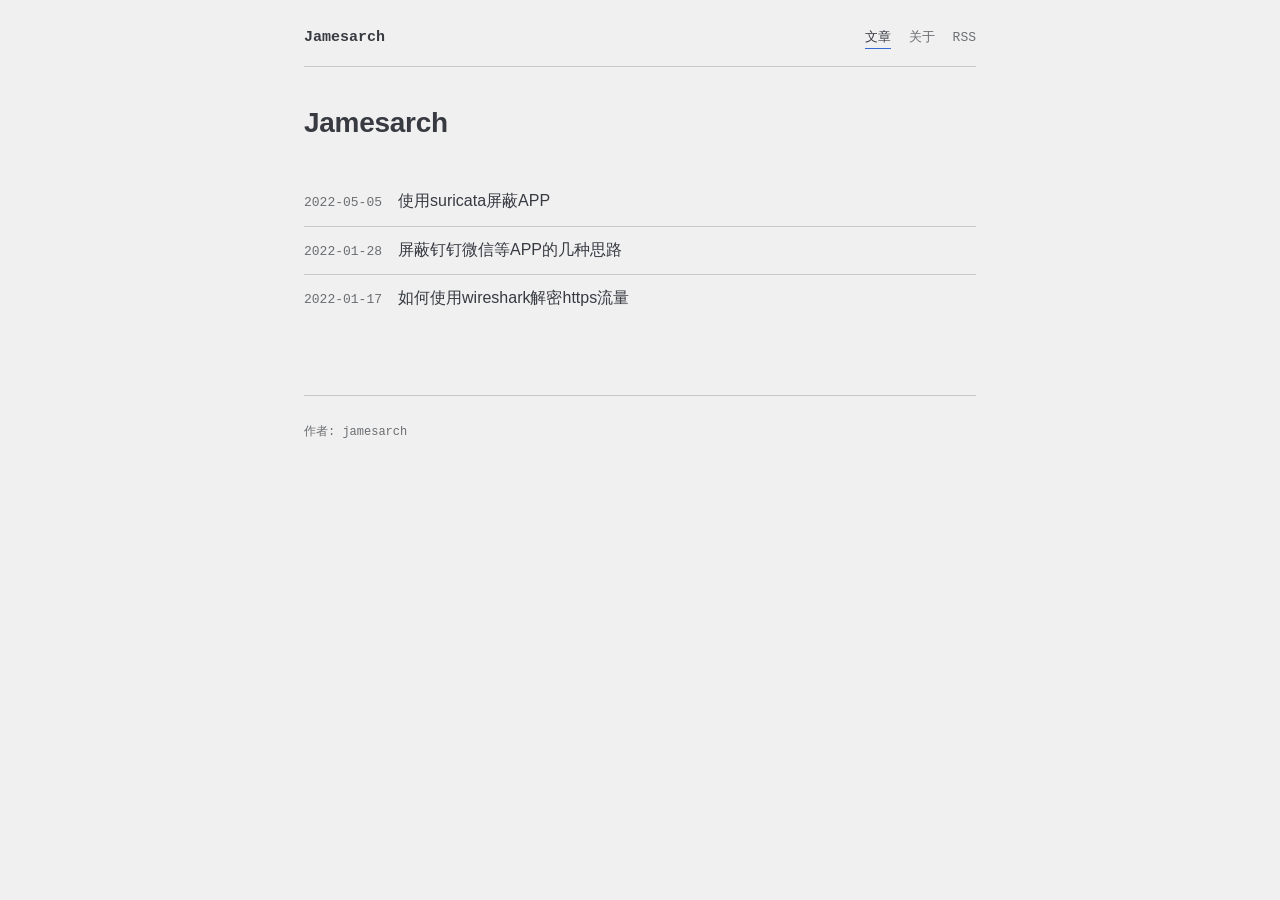
<file: index.html>
<!DOCTYPE html>
<html lang="zh-CN">
<head>
<meta charset="utf-8" />
<meta name="viewport" content="width=device-width, initial-scale=1" />
<title>Jamesarch</title>
<meta name="author" content="jamesarch" />
<meta name="description" content="网络、流量分析与运维笔记。" />
<meta name="generator" content="Org Mode" />
<link rel="stylesheet" href="./asserts/css/code.css"/>
<link rel="stylesheet" href="./asserts/css/theme.css"/>
<meta name="color-scheme" content="dark light"/>
<link rel="canonical" href="https://jamesarch.github.io/index.html"/>
<meta property="og:type" content="website"/>
<meta property="og:title" content="Jamesarch"/>
<meta property="og:description" content="网络、流量分析与运维笔记。"/>
<meta property="og:url" content="https://jamesarch.github.io/index.html"/>
<meta property="og:site_name" content="Jamesarch"/>
<meta name="twitter:card" content="summary"/>
<link rel="alternate" type="application/atom+xml" title="Jamesarch" href="https://jamesarch.github.io/atom.xml"/>
<link rel="icon" href="./asserts/img/favicon.svg" type="image/svg+xml"/>
</head>
<body>
<header id="preamble" class="status">
<a class="skip-link" href="#content">跳到正文</a>
<nav id="site-nav" aria-label="站点导航">
<a class="brand" href="#content">Jamesarch</a>
<ul>
<li><a href="index.html" aria-current="page">文章</a></li>
<li><a href="about.html">关于</a></li>
<li><a href="atom.xml">RSS</a></li>
</ul>
</nav>
</header>
<main id="content" class="content">
<header>
<h1 class="title">Jamesarch</h1>
</header><ul class="post-list">
<li><time datetime="2022-05-05">2022-05-05</time><a href="suricata.html">使用suricata屏蔽APP</a></li>
<li><time datetime="2022-01-28">2022-01-28</time><a href="block_app.html">屏蔽钉钉微信等APP的几种思路</a></li>
<li><time datetime="2022-01-17">2022-01-17</time><a href="wireshark_ssl.html">如何使用wireshark解密https流量</a></li>
</ul>

</main>
<footer id="postamble" class="status">
<p class="author">&#20316;&#32773;: jamesarch</p>
</footer>
</body>
</html>
</file>
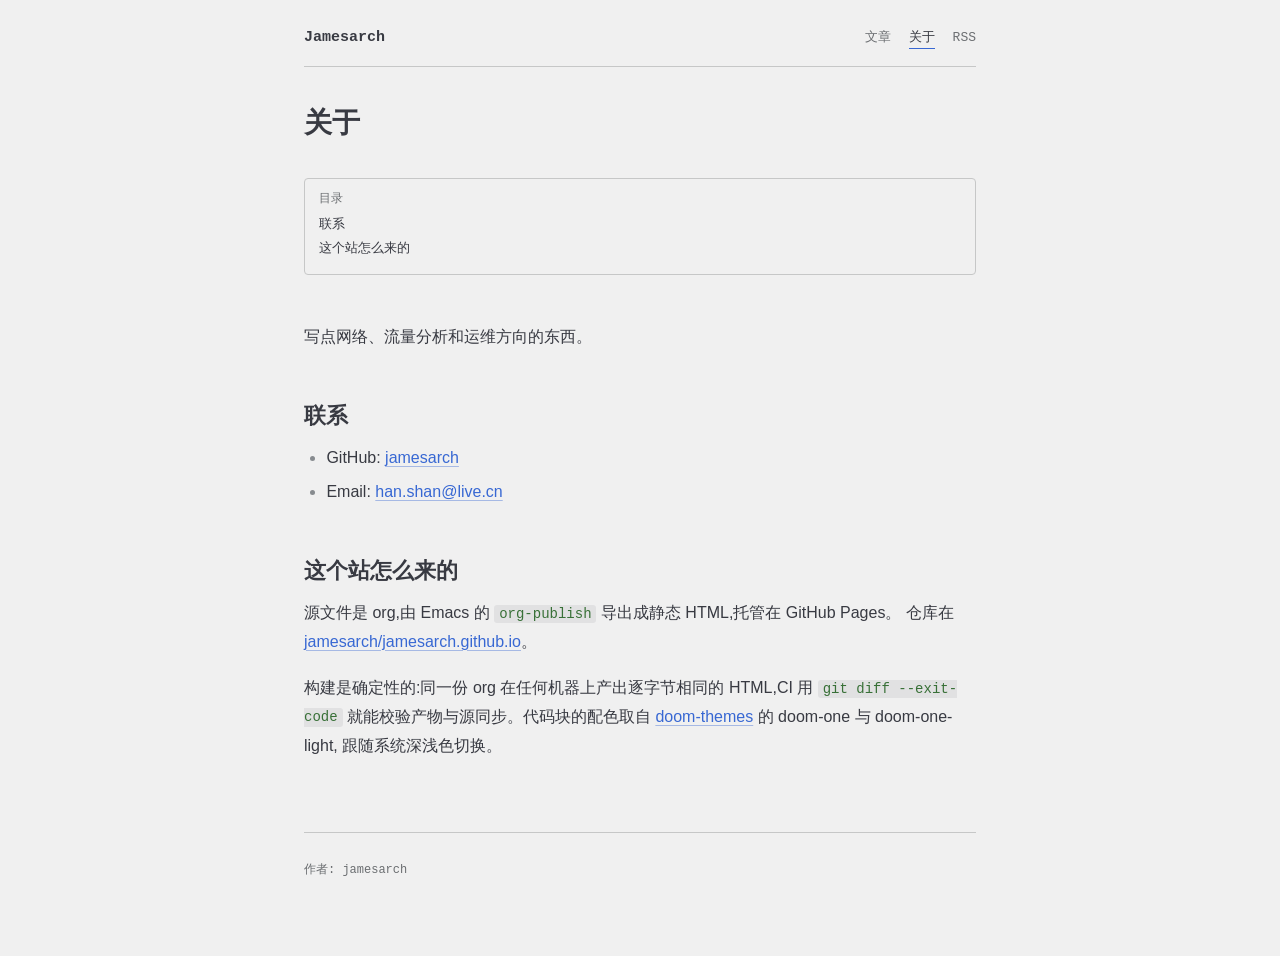
<file: about.html>
<!DOCTYPE html>
<html lang="zh-CN">
<head>
<meta charset="utf-8" />
<meta name="viewport" content="width=device-width, initial-scale=1" />
<title>关于</title>
<meta name="author" content="jamesarch" />
<meta name="description" content="关于这个博客,以及它是怎么构建的。" />
<meta name="generator" content="Org Mode" />
<link rel="stylesheet" href="./asserts/css/code.css"/>
<link rel="stylesheet" href="./asserts/css/theme.css"/>
<meta name="color-scheme" content="dark light"/>
<link rel="canonical" href="https://jamesarch.github.io/about.html"/>
<meta property="og:type" content="website"/>
<meta property="og:title" content="关于"/>
<meta property="og:description" content="关于这个博客,以及它是怎么构建的。"/>
<meta property="og:url" content="https://jamesarch.github.io/about.html"/>
<meta property="og:site_name" content="Jamesarch"/>
<meta name="twitter:card" content="summary"/>
<link rel="alternate" type="application/atom+xml" title="Jamesarch" href="https://jamesarch.github.io/atom.xml"/>
<link rel="icon" href="./asserts/img/favicon.svg" type="image/svg+xml"/>
</head>
<body>
<header id="preamble" class="status">
<a class="skip-link" href="#content">跳到正文</a>
<nav id="site-nav" aria-label="站点导航">
<a class="brand" href="index.html">Jamesarch</a>
<ul>
<li><a href="index.html">文章</a></li>
<li><a href="about.html" aria-current="page">关于</a></li>
<li><a href="atom.xml">RSS</a></li>
</ul>
</nav>
</header>
<main id="content" class="content">
<header>
<h1 class="title">关于</h1>
</header><nav id="table-of-contents" role="doc-toc">
<h2>&#30446;&#24405;</h2>
<div id="text-table-of-contents" role="doc-toc">
<ul>
<li><a href="#org0000001">联系</a></li>
<li><a href="#org0000004">这个站怎么来的</a></li>
</ul>
</div>
</nav>
<p>
写点网络、流量分析和运维方向的东西。
</p>
<div id="outline-container-org0000001" class="outline-2">
<h2 id="org0000001">联系</h2>
<div class="outline-text-2" id="text-org0000001">
<ul class="org-ul">
<li>GitHub: <a href="https://github.com/jamesarch">jamesarch</a></li>
<li>Email: <a href="mailto:han.shan@live.cn">han.shan@live.cn</a></li>
</ul>
</div>
</div>
<div id="outline-container-org0000004" class="outline-2">
<h2 id="org0000004">这个站怎么来的</h2>
<div class="outline-text-2" id="text-org0000004">
<p>
源文件是 org,由 Emacs 的 <code>org-publish</code> 导出成静态 HTML,托管在 GitHub Pages。
仓库在 <a href="https://github.com/jamesarch/jamesarch.github.io">jamesarch/jamesarch.github.io</a>。
</p>

<p>
构建是确定性的:同一份 org 在任何机器上产出逐字节相同的 HTML,CI 用
<code>git diff --exit-code</code> 就能校验产物与源同步。代码块的配色取自
<a href="https://github.com/doomemacs/themes">doom-themes</a> 的 doom-one 与 doom-one-light,
跟随系统深浅色切换。
</p>
</div>
</div>
</main>
<footer id="postamble" class="status">
<p class="author">&#20316;&#32773;: jamesarch</p>
</footer>
</body>
</html>
</file>
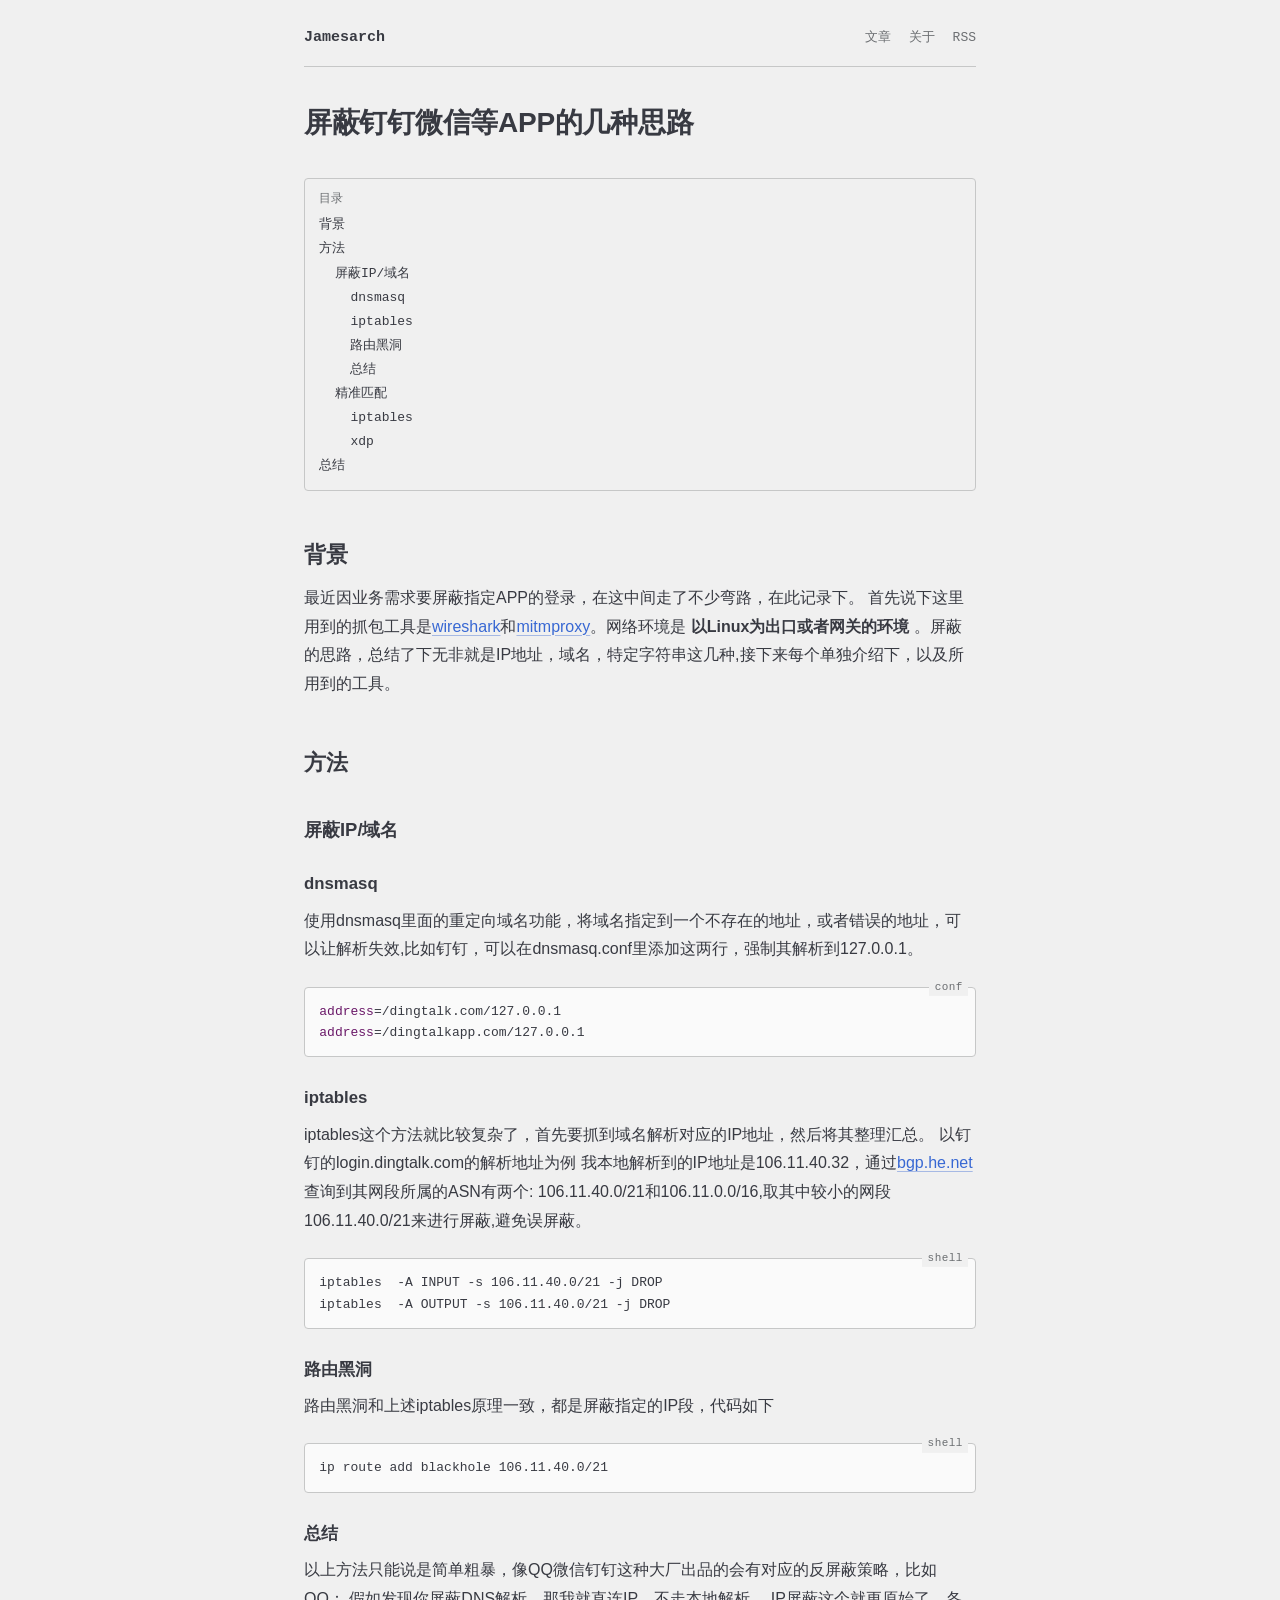
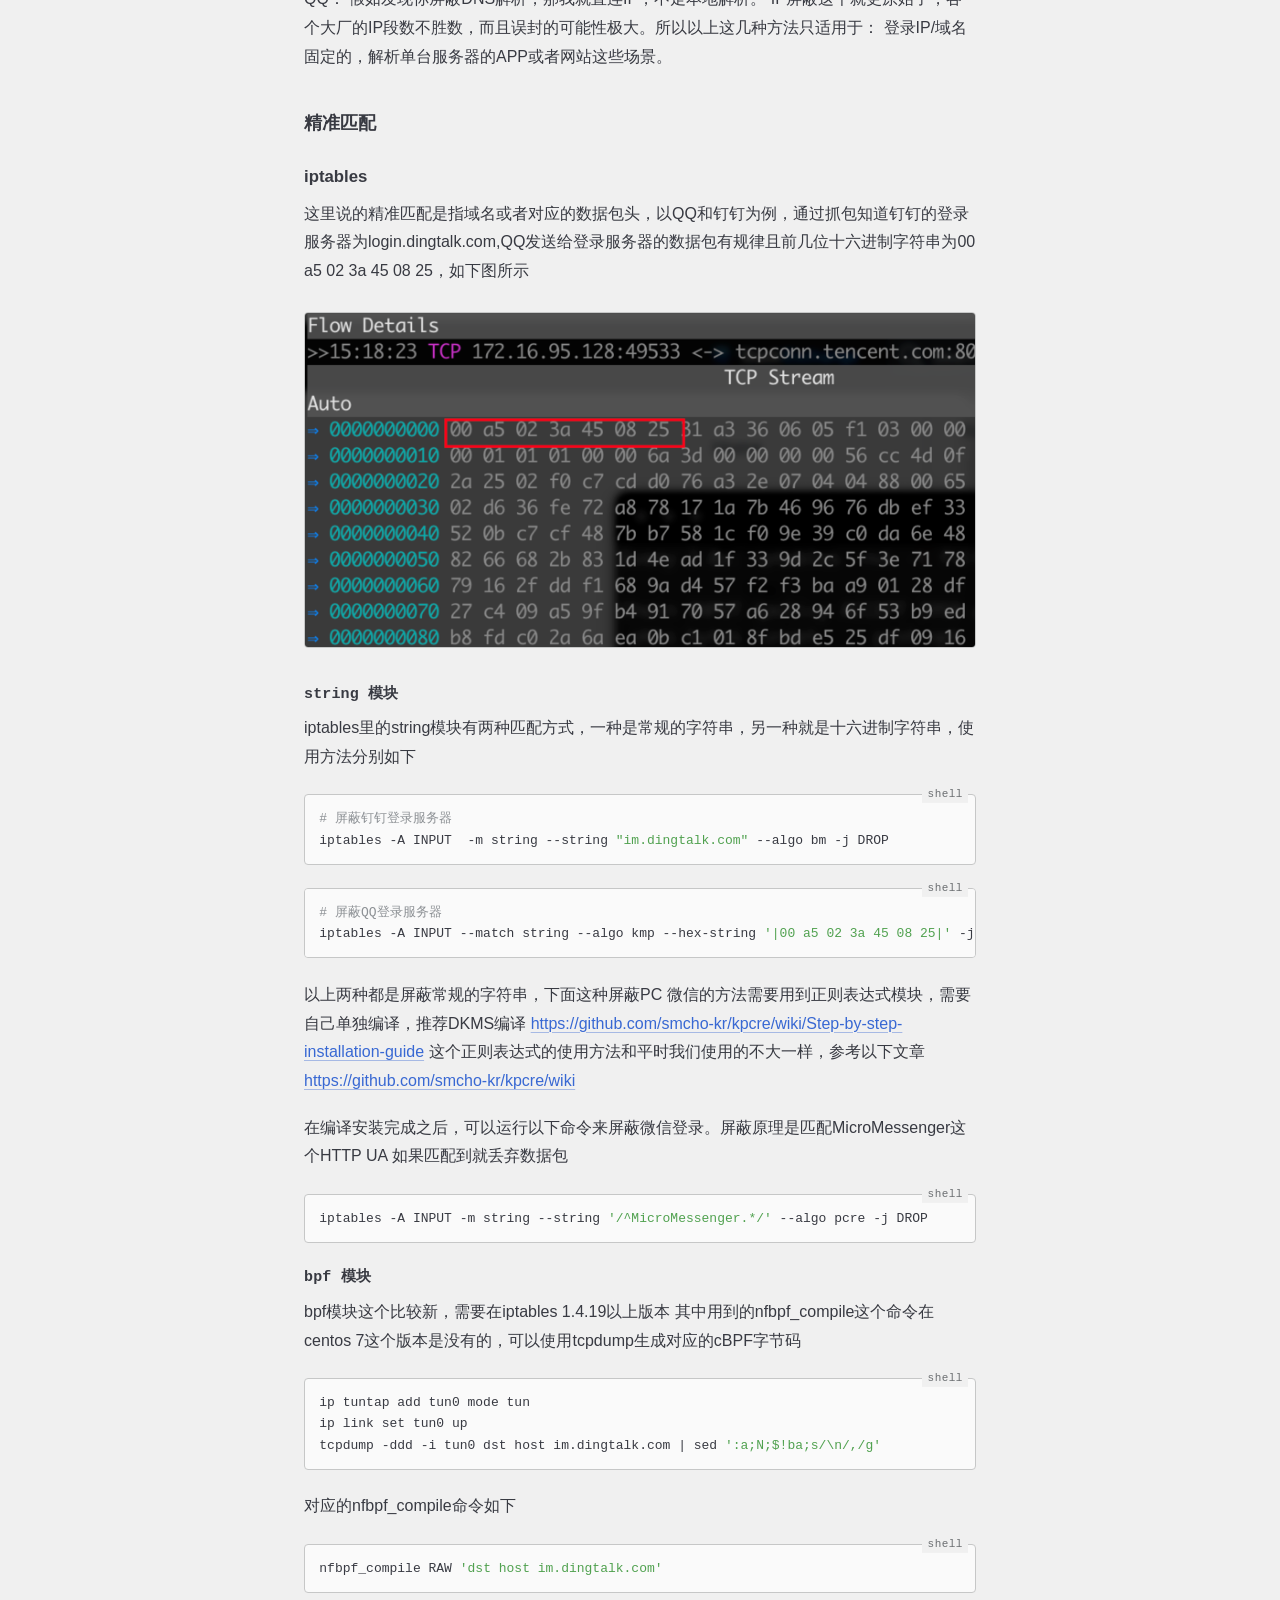
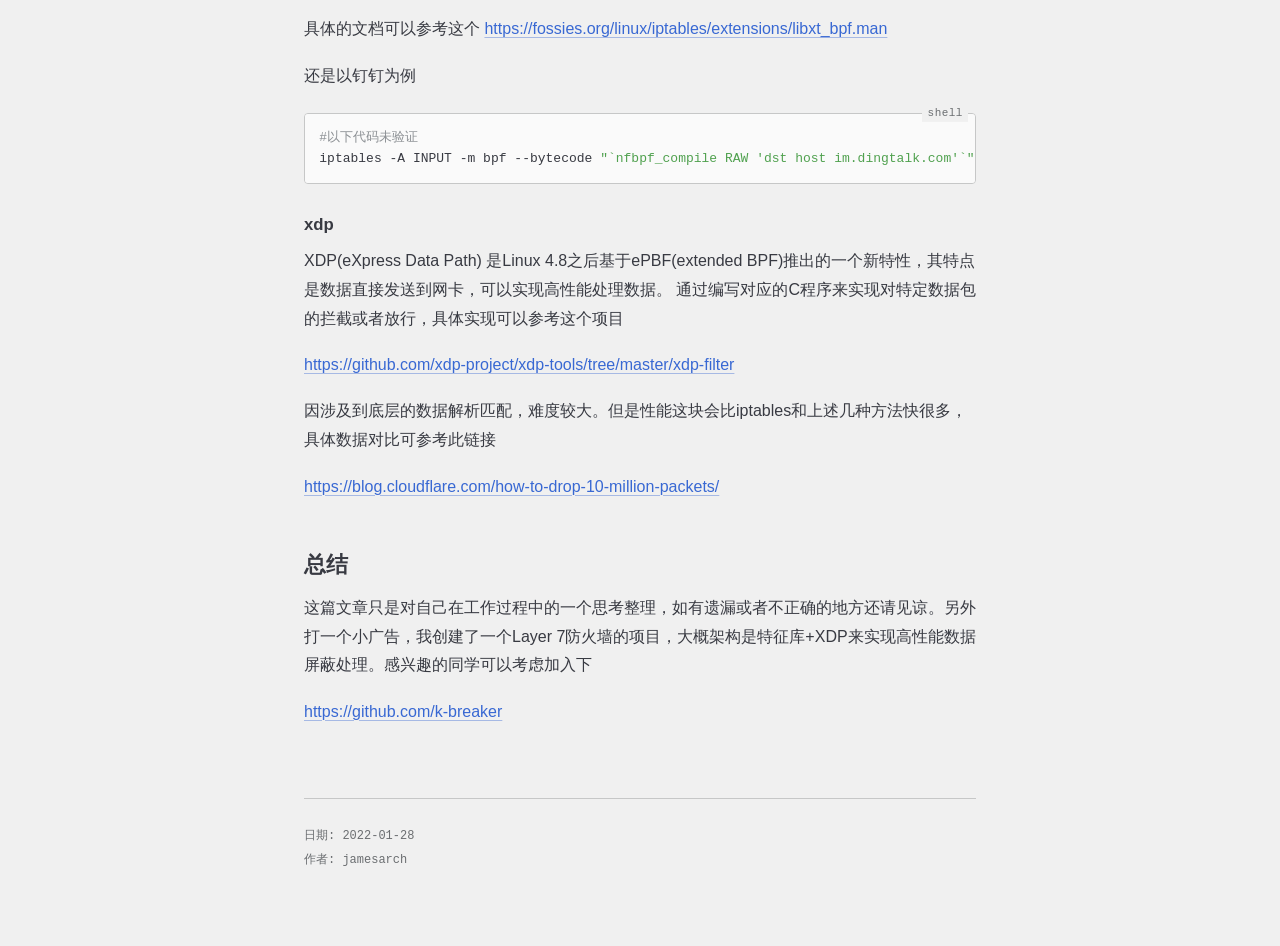
<file: block_app.html>
<!DOCTYPE html>
<html lang="zh-CN">
<head>
<meta charset="utf-8" />
<meta name="viewport" content="width=device-width, initial-scale=1" />
<title>屏蔽钉钉微信等APP的几种思路</title>
<meta name="author" content="jamesarch" />
<meta name="description" content="在 Linux 网关上屏蔽钉钉、微信等 APP 的几种做法:dnsmasq 域名重定向、iptables 按 IP 段与字符串匹配、路由黑洞、bpf 与 xdp。" />
<meta name="generator" content="Org Mode" />
<link rel="stylesheet" href="./asserts/css/code.css"/>
<link rel="stylesheet" href="./asserts/css/theme.css"/>
<meta name="color-scheme" content="dark light"/>
<link rel="canonical" href="https://jamesarch.github.io/block_app.html"/>
<meta property="og:type" content="article"/>
<meta property="og:title" content="屏蔽钉钉微信等APP的几种思路"/>
<meta property="og:description" content="在 Linux 网关上屏蔽钉钉、微信等 APP 的几种做法:dnsmasq 域名重定向、iptables 按 IP 段与字符串匹配、路由黑洞、bpf 与 xdp。"/>
<meta property="og:url" content="https://jamesarch.github.io/block_app.html"/>
<meta property="og:site_name" content="Jamesarch"/>
<meta property="article:published_time" content="2022-01-28T00:00:00Z"/>
<meta name="twitter:card" content="summary"/>
<link rel="alternate" type="application/atom+xml" title="Jamesarch" href="https://jamesarch.github.io/atom.xml"/>
<link rel="icon" href="./asserts/img/favicon.svg" type="image/svg+xml"/>
</head>
<body>
<header id="preamble" class="status">
<a class="skip-link" href="#content">跳到正文</a>
<nav id="site-nav" aria-label="站点导航">
<a class="brand" href="index.html">Jamesarch</a>
<ul>
<li><a href="index.html">文章</a></li>
<li><a href="about.html">关于</a></li>
<li><a href="atom.xml">RSS</a></li>
</ul>
</nav>
</header>
<main id="content" class="content">
<header>
<h1 class="title">屏蔽钉钉微信等APP的几种思路</h1>
</header><nav id="table-of-contents" role="doc-toc">
<h2>&#30446;&#24405;</h2>
<div id="text-table-of-contents" role="doc-toc">
<ul>
<li><a href="#org0000001">背景</a></li>
<li><a href="#org0000023">方法</a>
<ul>
<li><a href="#org0000010">屏蔽IP/域名</a>
<ul>
<li><a href="#org0000004">dnsmasq</a></li>
<li><a href="#org0000007">iptables</a></li>
<li><a href="#org000000a">路由黑洞</a></li>
<li><a href="#org000000d">总结</a></li>
</ul>
</li>
<li><a href="#org0000020">精准匹配</a>
<ul>
<li><a href="#org0000014">iptables</a></li>
<li><a href="#org000001d">xdp</a></li>
</ul>
</li>
</ul>
</li>
<li><a href="#org0000026">总结</a></li>
</ul>
</div>
</nav>
<div id="outline-container-org0000001" class="outline-2">
<h2 id="org0000001">背景</h2>
<div class="outline-text-2" id="text-org0000001">
<p>
最近因业务需求要屏蔽指定APP的登录，在这中间走了不少弯路，在此记录下。
首先说下这里用到的抓包工具是<a href="https://wireshark.org">wireshark</a>和<a href="https://mirmproxy.org">mitmproxy</a>。网络环境是 <b>以Linux为出口或者网关的环境</b> 。屏蔽的思路，总结了下无非就是IP地址，域名，特定字符串这几种,接下来每个单独介绍下，以及所用到的工具。
</p>
</div>
</div>
<div id="outline-container-org0000023" class="outline-2">
<h2 id="org0000023">方法</h2>
<div class="outline-text-2" id="text-org0000023">
</div>
<div id="outline-container-org0000010" class="outline-3">
<h3 id="org0000010">屏蔽IP/域名</h3>
<div class="outline-text-3" id="text-org0000010">
</div>
<div id="outline-container-org0000004" class="outline-4">
<h4 id="org0000004">dnsmasq</h4>
<div class="outline-text-4" id="text-org0000004">
<p>
使用dnsmasq里面的重定向域名功能，将域名指定到一个不存在的地址，或者错误的地址，可以让解析失效,比如钉钉，可以在dnsmasq.conf里添加这两行，强制其解析到127.0.0.1。
</p>
<div class="org-src-container">
<pre data-lang="conf" class="src src-conf"><span class="org-variable-name">address</span>=/dingtalk.com/127.0.0.1
<span class="org-variable-name">address</span>=/dingtalkapp.com/127.0.0.1
</pre>
</div>
</div>
</div>
<div id="outline-container-org0000007" class="outline-4">
<h4 id="org0000007">iptables</h4>
<div class="outline-text-4" id="text-org0000007">
<p>
iptables这个方法就比较复杂了，首先要抓到域名解析对应的IP地址，然后将其整理汇总。
以钉钉的login.dingtalk.com的解析地址为例 我本地解析到的IP地址是106.11.40.32，通过<a href="https://bgp.he.net">bgp.he.net</a>查询到其网段所属的ASN有两个:
106.11.40.0/21和106.11.0.0/16,取其中较小的网段106.11.40.0/21来进行屏蔽,避免误屏蔽。
</p>
<div class="org-src-container">
<pre data-lang="shell" class="src src-shell">iptables  -A INPUT -s 106.11.40.0/21 -j DROP
iptables  -A OUTPUT -s 106.11.40.0/21 -j DROP
</pre>
</div>
</div>
</div>
<div id="outline-container-org000000a" class="outline-4">
<h4 id="org000000a">路由黑洞</h4>
<div class="outline-text-4" id="text-org000000a">
<p>
路由黑洞和上述iptables原理一致，都是屏蔽指定的IP段，代码如下
</p>
<div class="org-src-container">
<pre data-lang="shell" class="src src-shell">ip route add blackhole 106.11.40.0/21
</pre>
</div>
</div>
</div>
<div id="outline-container-org000000d" class="outline-4">
<h4 id="org000000d">总结</h4>
<div class="outline-text-4" id="text-org000000d">
<p>
以上方法只能说是简单粗暴，像QQ微信钉钉这种大厂出品的会有对应的反屏蔽策略，比如QQ：
假如发现你屏蔽DNS解析，那我就直连IP，不走本地解析。
IP屏蔽这个就更原始了，各个大厂的IP段数不胜数，而且误封的可能性极大。所以以上这几种方法只适用于：
登录IP/域名固定的，解析单台服务器的APP或者网站这些场景。
</p>
</div>
</div>
</div>
<div id="outline-container-org0000020" class="outline-3">
<h3 id="org0000020">精准匹配</h3>
<div class="outline-text-3" id="text-org0000020">
</div>
<div id="outline-container-org0000014" class="outline-4">
<h4 id="org0000014">iptables</h4>
<div class="outline-text-4" id="text-org0000014">
<p>
这里说的精准匹配是指域名或者对应的数据包头，以QQ和钉钉为例，通过抓包知道钉钉的登录服务器为login.dingtalk.com,QQ发送给登录服务器的数据包有规律且前几位十六进制字符串为00 a5 02 3a 45 08 25，如下图所示
</p>

<figure id="org0000013">
<img src="./asserts/img/qq_login.png" alt="mitmproxy 的 TCP 流详情,连接 172.16.95.128:49533 &lt;-&gt; tcpconn.tencent.com:80,红框圈出数据包开头的 00 a5 02 3a 45 08 25">

</figure>
</div>
<div id="outline-container-org0000017" class="outline-5">
<h5 id="org0000017">string 模块</h5>
<div class="outline-text-5" id="text-org0000017">
<p>
iptables里的string模块有两种匹配方式，一种是常规的字符串，另一种就是十六进制字符串，使用方法分别如下
</p>
<div class="org-src-container">
<pre data-lang="shell" class="src src-shell"><span class="org-comment-delimiter"># </span><span class="org-comment">&#23631;&#34109;&#38025;&#38025;&#30331;&#24405;&#26381;&#21153;&#22120;
</span>iptables -A INPUT  -m string --string <span class="org-string">"im.dingtalk.com"</span> --algo bm -j DROP
</pre>
</div>


<div class="org-src-container">
<pre data-lang="shell" class="src src-shell"><span class="org-comment-delimiter"># </span><span class="org-comment">&#23631;&#34109;QQ&#30331;&#24405;&#26381;&#21153;&#22120;
</span>iptables -A INPUT --match string --algo kmp --hex-string <span class="org-string">'|00 a5 02 3a 45 08 25|'</span> -j DROP
</pre>
</div>
<p>
以上两种都是屏蔽常规的字符串，下面这种屏蔽PC 微信的方法需要用到正则表达式模块，需要自己单独编译，推荐DKMS编译
<a href="https://github.com/smcho-kr/kpcre/wiki/Step-by-step-installation-guide">https://github.com/smcho-kr/kpcre/wiki/Step-by-step-installation-guide</a>
这个正则表达式的使用方法和平时我们使用的不大一样，参考以下文章
<a href="https://github.com/smcho-kr/kpcre/wiki">https://github.com/smcho-kr/kpcre/wiki</a>
</p>

<p>
在编译安装完成之后，可以运行以下命令来屏蔽微信登录。屏蔽原理是匹配MicroMessenger这个HTTP UA 如果匹配到就丢弃数据包
</p>
<div class="org-src-container">
<pre data-lang="shell" class="src src-shell">iptables -A INPUT -m string --string <span class="org-string">'/^MicroMessenger.*/'</span> --algo pcre -j DROP
</pre>
</div>
</div>
</div>
<div id="outline-container-org000001a" class="outline-5">
<h5 id="org000001a">bpf 模块</h5>
<div class="outline-text-5" id="text-org000001a">
<p>
bpf模块这个比较新，需要在iptables 1.4.19以上版本 其中用到的nfbpf_compile这个命令在centos 7这个版本是没有的，可以使用tcpdump生成对应的cBPF字节码
</p>
<div class="org-src-container">
<pre data-lang="shell" class="src src-shell">ip tuntap add tun0 mode tun
ip link set tun0 up
tcpdump -ddd -i tun0 dst host im.dingtalk.com | sed <span class="org-string">':a;N;$!ba;s/\n/,/g'</span>
</pre>
</div>
<p>
对应的nfbpf_compile命令如下
</p>

<div class="org-src-container">
<pre data-lang="shell" class="src src-shell">nfbpf_compile RAW <span class="org-string">'dst host im.dingtalk.com'</span>
</pre>
</div>
<p>
具体的文档可以参考这个 <a href="https://fossies.org/linux/iptables/extensions/libxt_bpf.man">https://fossies.org/linux/iptables/extensions/libxt_bpf.man</a>
</p>

<p>
还是以钉钉为例
</p>
<div class="org-src-container">
<pre data-lang="shell" class="src src-shell"><span class="org-comment-delimiter">#</span><span class="org-comment">&#20197;&#19979;&#20195;&#30721;&#26410;&#39564;&#35777;
</span>iptables -A INPUT -m bpf --bytecode <span class="org-string">"`nfbpf_compile RAW 'dst host im.dingtalk.com'`"</span> -j DROP
</pre>
</div>
</div>
</div>
</div>
<div id="outline-container-org000001d" class="outline-4">
<h4 id="org000001d">xdp</h4>
<div class="outline-text-4" id="text-org000001d">
<p>
XDP(eXpress Data Path) 是Linux 4.8之后基于ePBF(extended BPF)推出的一个新特性，其特点是数据直接发送到网卡，可以实现高性能处理数据。
通过编写对应的C程序来实现对特定数据包的拦截或者放行，具体实现可以参考这个项目
</p>

<p>
<a href="https://github.com/xdp-project/xdp-tools/tree/master/xdp-filter">https://github.com/xdp-project/xdp-tools/tree/master/xdp-filter</a>
</p>

<p>
因涉及到底层的数据解析匹配，难度较大。但是性能这块会比iptables和上述几种方法快很多，具体数据对比可参考此链接
</p>

<p>
<a href="https://blog.cloudflare.com/how-to-drop-10-million-packets/">https://blog.cloudflare.com/how-to-drop-10-million-packets/</a>
</p>
</div>
</div>
</div>
</div>
<div id="outline-container-org0000026" class="outline-2">
<h2 id="org0000026">总结</h2>
<div class="outline-text-2" id="text-org0000026">
<p>
这篇文章只是对自己在工作过程中的一个思考整理，如有遗漏或者不正确的地方还请见谅。另外打一个小广告，我创建了一个Layer 7防火墙的项目，大概架构是特征库+XDP来实现高性能数据屏蔽处理。感兴趣的同学可以考虑加入下
</p>

<p>
<a href="https://github.com/k-breaker">https://github.com/k-breaker</a>
</p>
</div>
</div>
</main>
<footer id="postamble" class="status">
<p class="date">&#26085;&#26399;: 2022-01-28</p>
<p class="author">&#20316;&#32773;: jamesarch</p>
</footer>
</body>
</html>
</file>
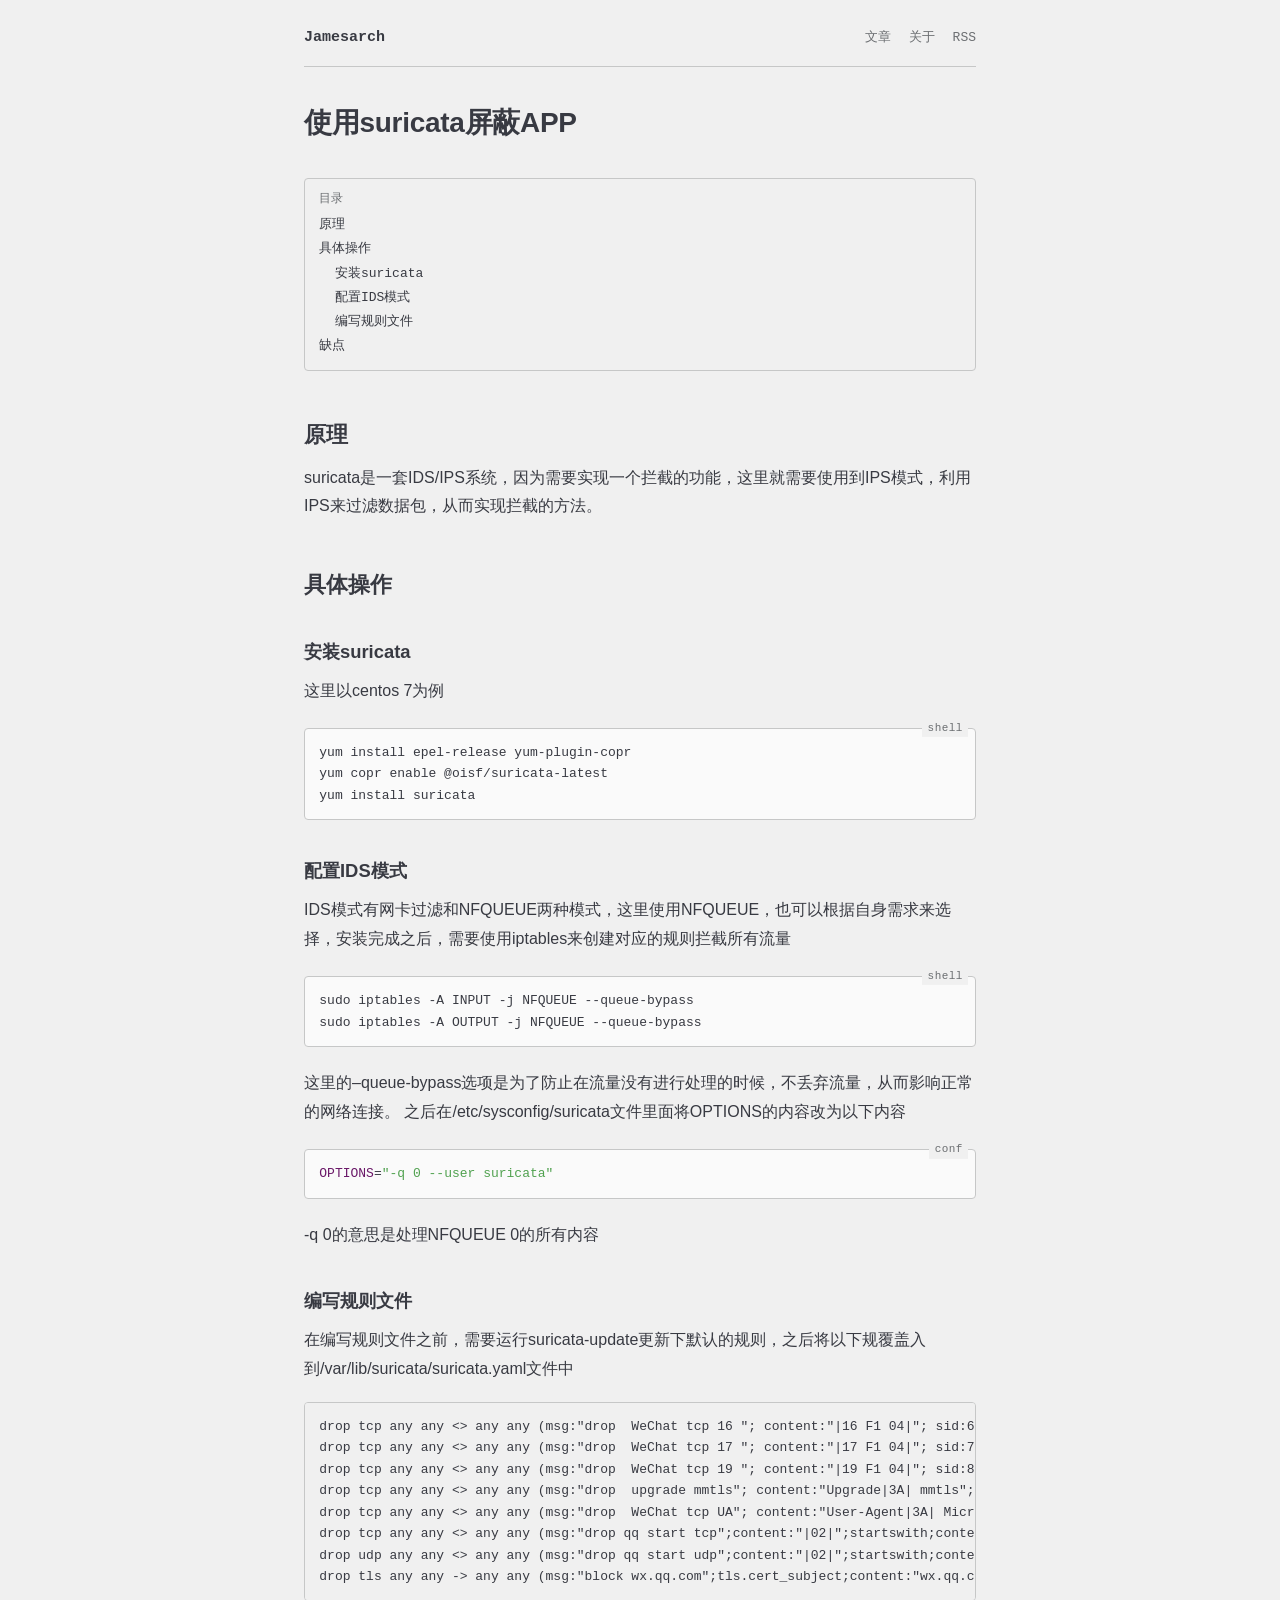
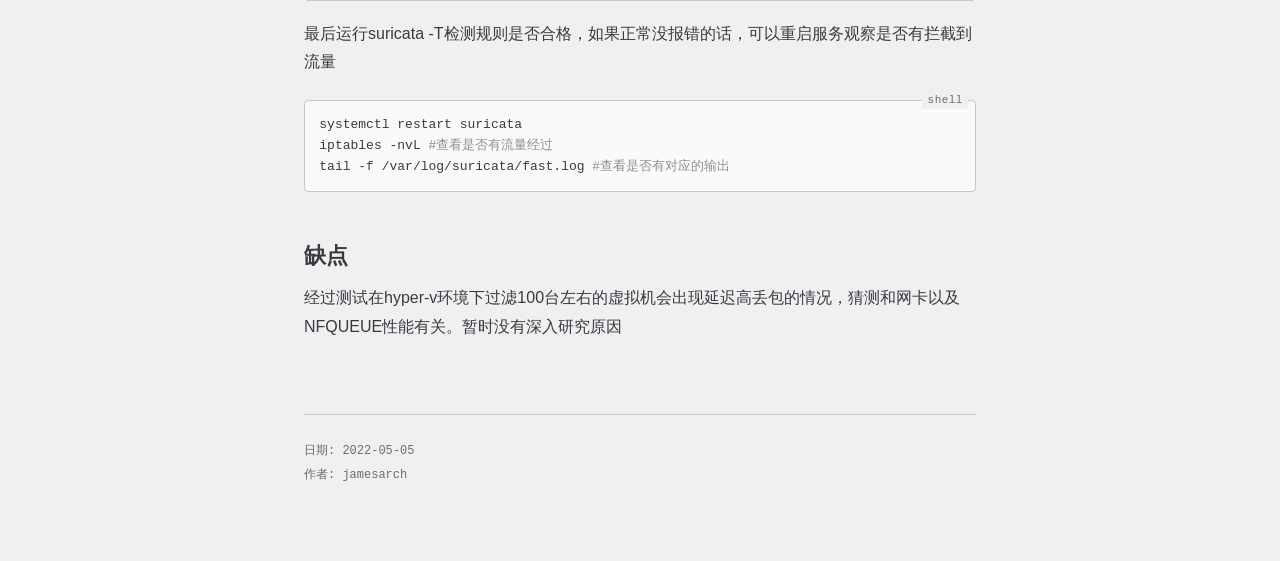
<file: suricata.html>
<!DOCTYPE html>
<html lang="zh-CN">
<head>
<meta charset="utf-8" />
<meta name="viewport" content="width=device-width, initial-scale=1" />
<title>使用suricata屏蔽APP</title>
<meta name="author" content="jamesarch" />
<meta name="description" content="用 suricata 的 IPS 模式配合 NFQUEUE 拦截指定 APP 的流量:安装、iptables 规则、自定义 drop 规则,以及在 hyper-v 大规模环境下遇到的性能问题。" />
<meta name="generator" content="Org Mode" />
<link rel="stylesheet" href="./asserts/css/code.css"/>
<link rel="stylesheet" href="./asserts/css/theme.css"/>
<meta name="color-scheme" content="dark light"/>
<link rel="canonical" href="https://jamesarch.github.io/suricata.html"/>
<meta property="og:type" content="article"/>
<meta property="og:title" content="使用suricata屏蔽APP"/>
<meta property="og:description" content="用 suricata 的 IPS 模式配合 NFQUEUE 拦截指定 APP 的流量:安装、iptables 规则、自定义 drop 规则,以及在 hyper-v 大规模环境下遇到的性能问题。"/>
<meta property="og:url" content="https://jamesarch.github.io/suricata.html"/>
<meta property="og:site_name" content="Jamesarch"/>
<meta property="article:published_time" content="2022-05-05T00:00:00Z"/>
<meta name="twitter:card" content="summary"/>
<link rel="alternate" type="application/atom+xml" title="Jamesarch" href="https://jamesarch.github.io/atom.xml"/>
<link rel="icon" href="./asserts/img/favicon.svg" type="image/svg+xml"/>
</head>
<body>
<header id="preamble" class="status">
<a class="skip-link" href="#content">跳到正文</a>
<nav id="site-nav" aria-label="站点导航">
<a class="brand" href="index.html">Jamesarch</a>
<ul>
<li><a href="index.html">文章</a></li>
<li><a href="about.html">关于</a></li>
<li><a href="atom.xml">RSS</a></li>
</ul>
</nav>
</header>
<main id="content" class="content">
<header>
<h1 class="title">使用suricata屏蔽APP</h1>
</header><nav id="table-of-contents" role="doc-toc">
<h2>&#30446;&#24405;</h2>
<div id="text-table-of-contents" role="doc-toc">
<ul>
<li><a href="#org0000001">原理</a></li>
<li><a href="#org000000e">具体操作</a>
<ul>
<li><a href="#org0000004">安装suricata</a></li>
<li><a href="#org0000007">配置IDS模式</a></li>
<li><a href="#org000000b">编写规则文件</a></li>
</ul>
</li>
<li><a href="#org0000011">缺点</a></li>
</ul>
</div>
</nav>
<div id="outline-container-org0000001" class="outline-2">
<h2 id="org0000001">原理</h2>
<div class="outline-text-2" id="text-org0000001">
<p>
suricata是一套IDS/IPS系统，因为需要实现一个拦截的功能，这里就需要使用到IPS模式，利用IPS来过滤数据包，从而实现拦截的方法。
</p>
</div>
</div>
<div id="outline-container-org000000e" class="outline-2">
<h2 id="org000000e">具体操作</h2>
<div class="outline-text-2" id="text-org000000e">
</div>
<div id="outline-container-org0000004" class="outline-3">
<h3 id="org0000004">安装suricata</h3>
<div class="outline-text-3" id="text-org0000004">
<p>
这里以centos 7为例
</p>
<div class="org-src-container">
<pre data-lang="shell" class="src src-shell">yum install epel-release yum-plugin-copr
yum copr enable @oisf/suricata-latest
yum install suricata
</pre>
</div>
</div>
</div>
<div id="outline-container-org0000007" class="outline-3">
<h3 id="org0000007">配置IDS模式</h3>
<div class="outline-text-3" id="text-org0000007">
<p>
IDS模式有网卡过滤和NFQUEUE两种模式，这里使用NFQUEUE，也可以根据自身需求来选择，安装完成之后，需要使用iptables来创建对应的规则拦截所有流量
</p>
<div class="org-src-container">
<pre data-lang="shell" class="src src-shell">sudo iptables -A INPUT -j NFQUEUE --queue-bypass
sudo iptables -A OUTPUT -j NFQUEUE --queue-bypass
</pre>
</div>
<p>
这里的&#x2013;queue-bypass选项是为了防止在流量没有进行处理的时候，不丢弃流量，从而影响正常的网络连接。
之后在/etc/sysconfig/suricata文件里面将OPTIONS的内容改为以下内容
</p>
<div class="org-src-container">
<pre data-lang="conf" class="src src-conf"><span class="org-variable-name">OPTIONS</span>=<span class="org-string">"-q 0 --user suricata"</span>
</pre>
</div>
<p>
-q 0的意思是处理NFQUEUE 0的所有内容
</p>
</div>
</div>
<div id="outline-container-org000000b" class="outline-3">
<h3 id="org000000b">编写规则文件</h3>
<div class="outline-text-3" id="text-org000000b">
<p>
在编写规则文件之前，需要运行suricata-update更新下默认的规则，之后将以下规覆盖入到/var/lib/suricata/suricata.yaml文件中
</p>
<pre class="example" id="org000000a">
drop tcp any any &lt;&gt; any any (msg:"drop  WeChat tcp 16 "; content:"|16 F1 04|"; sid:6;)
drop tcp any any &lt;&gt; any any (msg:"drop  WeChat tcp 17 "; content:"|17 F1 04|"; sid:7;)
drop tcp any any &lt;&gt; any any (msg:"drop  WeChat tcp 19 "; content:"|19 F1 04|"; sid:8;)
drop tcp any any &lt;&gt; any any (msg:"drop  upgrade mmtls"; content:"Upgrade|3A| mmtls";nocase;  sid:16;)
drop tcp any any &lt;&gt; any any (msg:"drop  WeChat tcp UA"; content:"User-Agent|3A| MicroMessenger Client";  sid:5;)
drop tcp any any &lt;&gt; any any (msg:"drop qq start tcp";content:"|02|";startswith;content:"|03|";endswith;sid:10;)
drop udp any any &lt;&gt; any any (msg:"drop qq start udp";content:"|02|";startswith;content:"|03|";endswith;sid:11;)
drop tls any any -&gt; any any (msg:"block wx.qq.com";tls.cert_subject;content:"wx.qq.com"; sid:18;)
</pre>
<p>
最后运行suricata -T检测规则是否合格，如果正常没报错的话，可以重启服务观察是否有拦截到流量
</p>
<div class="org-src-container">
<pre data-lang="shell" class="src src-shell">systemctl restart suricata
iptables -nvL <span class="org-comment-delimiter">#</span><span class="org-comment">&#26597;&#30475;&#26159;&#21542;&#26377;&#27969;&#37327;&#32463;&#36807;
</span>tail -f /var/log/suricata/fast.log <span class="org-comment-delimiter">#</span><span class="org-comment">&#26597;&#30475;&#26159;&#21542;&#26377;&#23545;&#24212;&#30340;&#36755;&#20986;</span>
</pre>
</div>
</div>
</div>
</div>
<div id="outline-container-org0000011" class="outline-2">
<h2 id="org0000011">缺点</h2>
<div class="outline-text-2" id="text-org0000011">
<p>
经过测试在hyper-v环境下过滤100台左右的虚拟机会出现延迟高丢包的情况，猜测和网卡以及NFQUEUE性能有关。暂时没有深入研究原因
</p>
</div>
</div>
</main>
<footer id="postamble" class="status">
<p class="date">&#26085;&#26399;: 2022-05-05</p>
<p class="author">&#20316;&#32773;: jamesarch</p>
</footer>
</body>
</html>
</file>
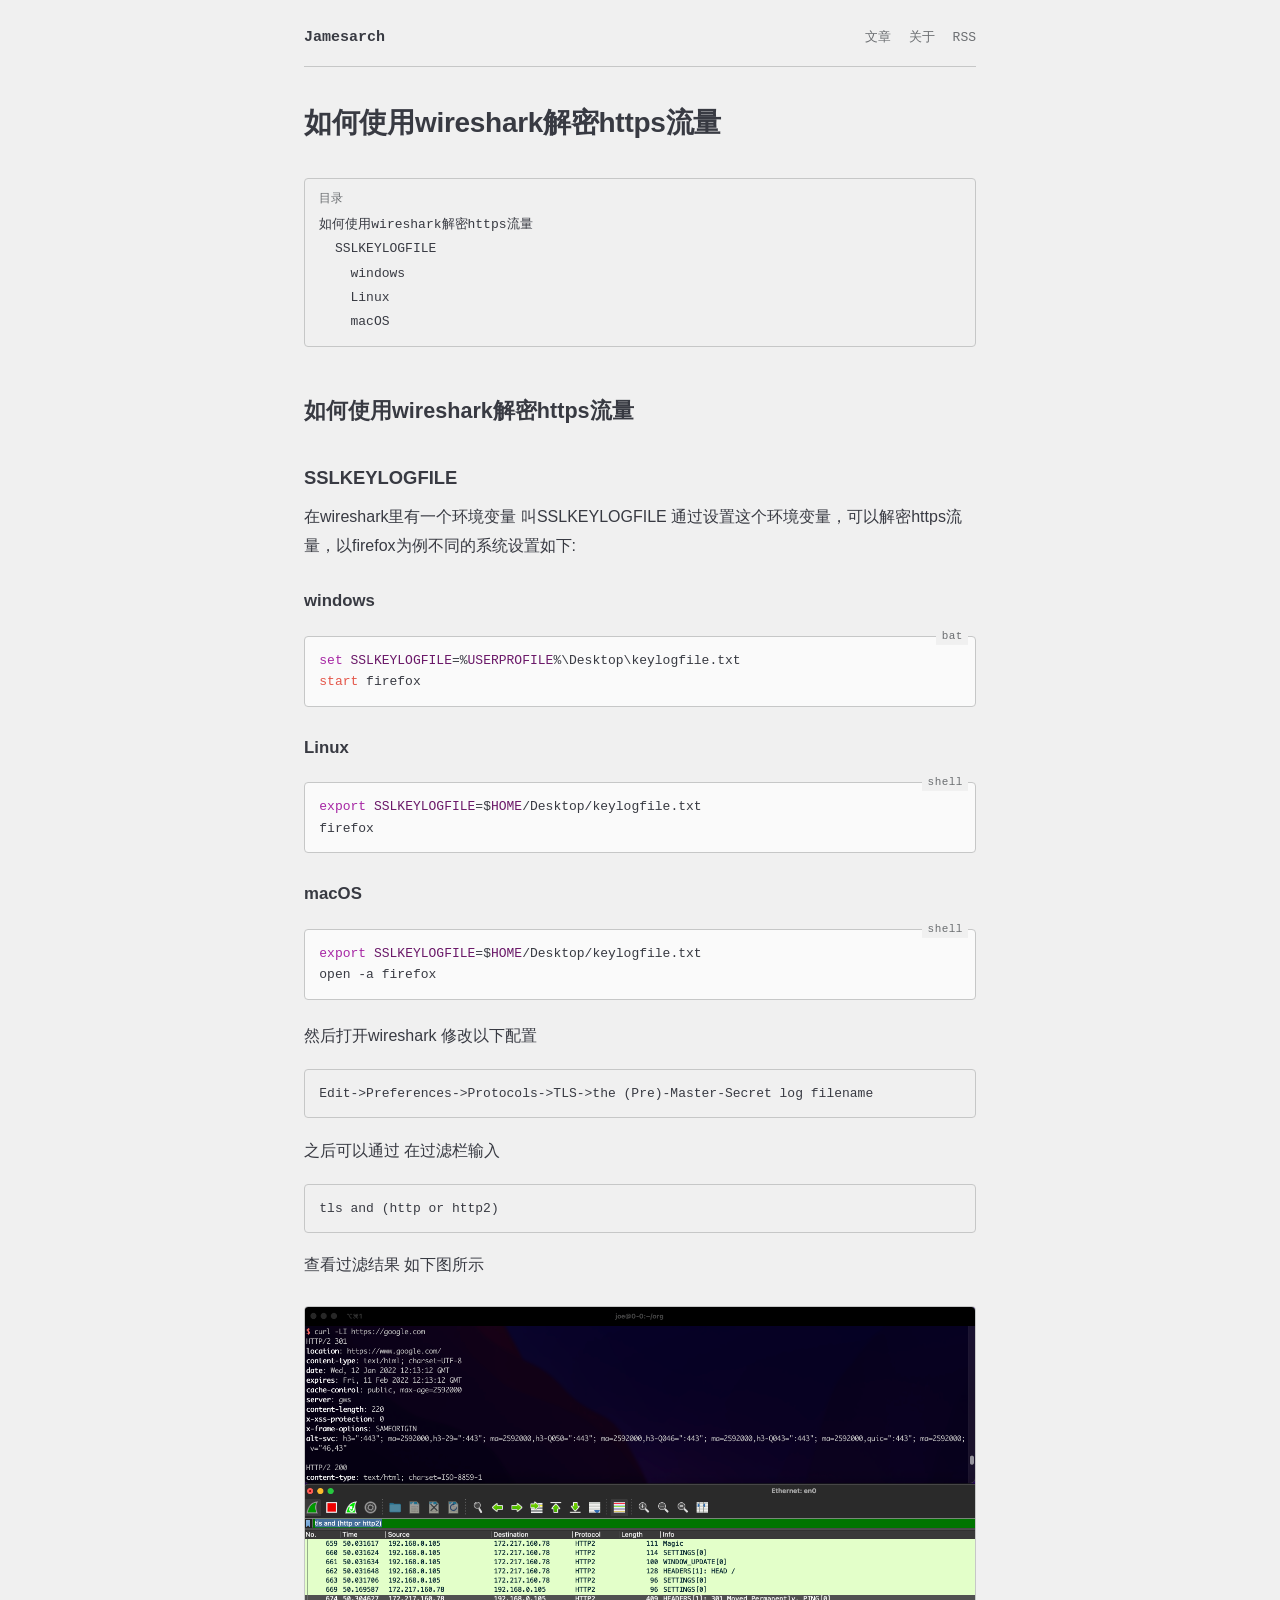
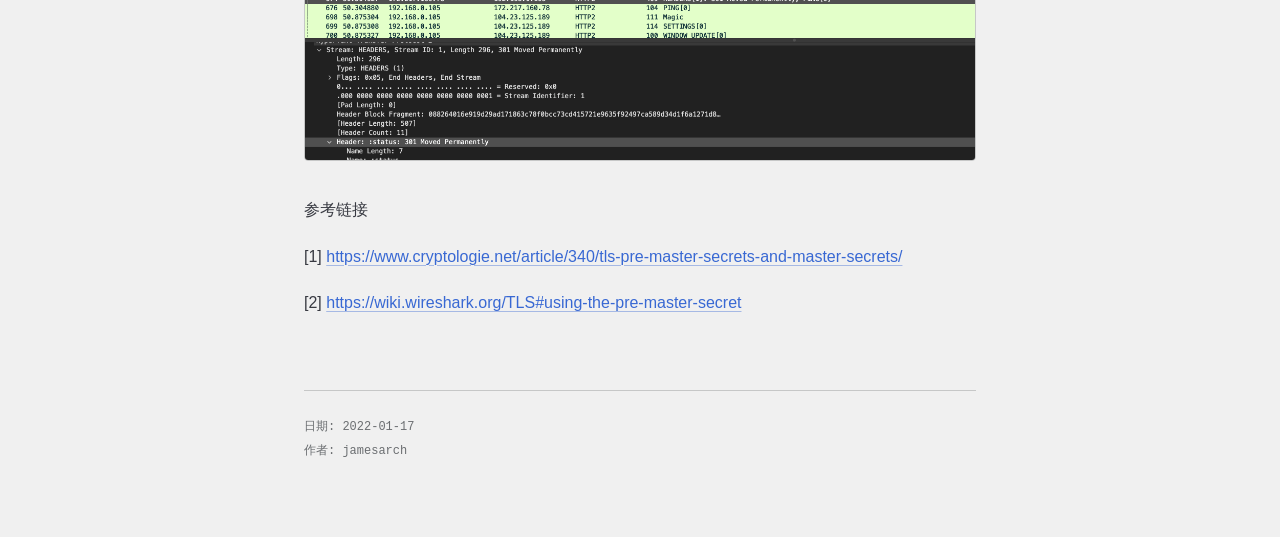
<file: wireshark_ssl.html>
<!DOCTYPE html>
<html lang="zh-CN">
<head>
<meta charset="utf-8" />
<meta name="viewport" content="width=device-width, initial-scale=1" />
<title>如何使用wireshark解密https流量</title>
<meta name="author" content="jamesarch" />
<meta name="description" content="通过 SSLKEYLOGFILE 环境变量导出 TLS 会话密钥,让 wireshark 解密 https 流量。含 windows / Linux / macOS 三种设置方式。" />
<meta name="generator" content="Org Mode" />
<link rel="stylesheet" href="./asserts/css/code.css"/>
<link rel="stylesheet" href="./asserts/css/theme.css"/>
<meta name="color-scheme" content="dark light"/>
<link rel="canonical" href="https://jamesarch.github.io/wireshark_ssl.html"/>
<meta property="og:type" content="article"/>
<meta property="og:title" content="如何使用wireshark解密https流量"/>
<meta property="og:description" content="通过 SSLKEYLOGFILE 环境变量导出 TLS 会话密钥,让 wireshark 解密 https 流量。含 windows / Linux / macOS 三种设置方式。"/>
<meta property="og:url" content="https://jamesarch.github.io/wireshark_ssl.html"/>
<meta property="og:site_name" content="Jamesarch"/>
<meta property="article:published_time" content="2022-01-17T00:00:00Z"/>
<meta name="twitter:card" content="summary"/>
<link rel="alternate" type="application/atom+xml" title="Jamesarch" href="https://jamesarch.github.io/atom.xml"/>
<link rel="icon" href="./asserts/img/favicon.svg" type="image/svg+xml"/>
</head>
<body>
<header id="preamble" class="status">
<a class="skip-link" href="#content">跳到正文</a>
<nav id="site-nav" aria-label="站点导航">
<a class="brand" href="index.html">Jamesarch</a>
<ul>
<li><a href="index.html">文章</a></li>
<li><a href="about.html">关于</a></li>
<li><a href="atom.xml">RSS</a></li>
</ul>
</nav>
</header>
<main id="content" class="content">
<header>
<h1 class="title">如何使用wireshark解密https流量</h1>
</header><nav id="table-of-contents" role="doc-toc">
<h2>&#30446;&#24405;</h2>
<div id="text-table-of-contents" role="doc-toc">
<ul>
<li><a href="#org000000e">如何使用wireshark解密https流量</a>
<ul>
<li><a href="#org0000001">SSLKEYLOGFILE</a>
<ul>
<li><a href="#org0000004">windows</a></li>
<li><a href="#org0000007">Linux</a></li>
<li><a href="#org000000b">macOS</a></li>
</ul>
</li>
</ul>
</li>
</ul>
</div>
</nav>
<div id="outline-container-org000000e" class="outline-2">
<h2 id="org000000e">如何使用wireshark解密https流量</h2>
<div class="outline-text-2" id="text-org000000e">
</div>
<div id="outline-container-org0000001" class="outline-3">
<h3 id="org0000001">SSLKEYLOGFILE</h3>
<div class="outline-text-3" id="text-org0000001">
<p>
在wireshark里有一个环境变量 叫SSLKEYLOGFILE 通过设置这个环境变量，可以解密https流量，以firefox为例不同的系统设置如下:
</p>
</div>
<div id="outline-container-org0000004" class="outline-4">
<h4 id="org0000004">windows</h4>
<div class="outline-text-4" id="text-org0000004">
<div class="org-src-container">
<pre data-lang="bat" class="src src-bat"><span class="org-builtin">set</span> <span class="org-variable-name">SSLKEYLOGFILE</span>=%<span class="org-variable-name">USERPROFILE</span>%\Desktop\keylogfile.txt
<span class="org-keyword">start</span> firefox
</pre>
</div>
</div>
</div>
<div id="outline-container-org0000007" class="outline-4">
<h4 id="org0000007">Linux</h4>
<div class="outline-text-4" id="text-org0000007">
<div class="org-src-container">
<pre data-lang="shell" class="src src-shell"><span class="org-builtin">export</span> <span class="org-variable-name">SSLKEYLOGFILE</span>=$<span class="org-variable-name">HOME</span>/Desktop/keylogfile.txt
firefox
</pre>
</div>
</div>
</div>
<div id="outline-container-org000000b" class="outline-4">
<h4 id="org000000b">macOS</h4>
<div class="outline-text-4" id="text-org000000b">
<div class="org-src-container">
<pre data-lang="shell" class="src src-shell"><span class="org-builtin">export</span> <span class="org-variable-name">SSLKEYLOGFILE</span>=$<span class="org-variable-name">HOME</span>/Desktop/keylogfile.txt
open -a firefox
</pre>
</div>
<p>
然后打开wireshark 修改以下配置
</p>
<pre class="example">
Edit-&gt;Preferences-&gt;Protocols-&gt;TLS-&gt;the (Pre)-Master-Secret log filename
</pre>

<p>
之后可以通过 在过滤栏输入
</p>
<pre class="example">
tls and (http or http2)
</pre>

<p>
查看过滤结果 如下图所示
</p>

<figure id="org000000a">
<img src="./asserts/img/wireshark.png" alt="上半是终端里 curl -LI https://google.com 的响应头,下半是 wireshark 用 tls and (http or http2) 过滤后解密出的 HTTP2 帧,选中的第 674 号包是 301 Moved Permanently,与 curl 的输出对应">

</figure>

<p>
参考链接
</p>

<p>
[1] <a href="https://www.cryptologie.net/article/340/tls-pre-master-secrets-and-master-secrets/">https://www.cryptologie.net/article/340/tls-pre-master-secrets-and-master-secrets/</a>
</p>

<p>
[2] <a href="https://wiki.wireshark.org/TLS#using-the-pre-master-secret">https://wiki.wireshark.org/TLS#using-the-pre-master-secret</a>
</p>
</div>
</div>
</div>
</div>
</main>
<footer id="postamble" class="status">
<p class="date">&#26085;&#26399;: 2022-01-17</p>
<p class="author">&#20316;&#32773;: jamesarch</p>
</footer>
</body>
</html>
</file>
<file: asserts/css/code.css>
/* code.css --- 代码块语法高亮
 *
 * 由 `make code-css' 从本机 Doom 的 doom-themes 生成,不要手改。
 * 生成脚本与背景说明见 scripts/gen-code-css.el。
 * 深色 doom-one / 浅色 doom-one-light   Emacs 30.2   对比度下限 3.0:1
 */

/* doom-one —— 底色 #282c34 */
/* 提亮至 3.0:1: comment-delimiter comment */
:root{--code-bg:#282c34;--code-fg:#bbc2cf}
.org-bracket{color:#a0bdd7}
.org-builtin{color:#c678dd}
.org-comment-delimiter{color:#6f757a}
.org-comment{color:#6f757a}
.org-constant{color:#a9a1e1}
.org-delimiter{color:#a0bdd7}
.org-doc{color:#83898d}
.org-escape{color:#51afef;font-weight:600}
.org-function-call{color:#c28ed8;font-style:italic}
.org-function-name{color:#c678dd}
.org-keyword{color:#51afef}
.org-misc-punctuation{color:#a0bdd7}
.org-negation-char{color:#51afef;font-weight:600}
.org-number{color:#da8548}
.org-operator{color:#51afef}
.org-preprocessor-char{color:#51afef;font-weight:600}
.org-preprocessor{color:#51afef;font-weight:600}
.org-property-name{color:#7bb6e2;font-weight:600}
.org-property-use{color:#7bb6e2}
.org-punctuation{color:#a0bdd7}
.org-regexp-grouping-backslash{color:#51afef;font-weight:600}
.org-regexp-grouping-construct{color:#51afef;font-weight:600}
.org-string{color:#98be65}
.org-type{color:#ECBE7B}
.org-variable-name{color:#dcaeea}
.org-variable-use{color:#cbb8dc}
.org-warning{color:#ECBE7B}

/* doom-one-light —— 底色 #fafafa */
/* 提亮至 3.0:1: comment-delimiter comment number */
@media (prefers-color-scheme: light) {
  :root{--code-bg:#fafafa;--code-fg:#383a42}
  .org-bracket{color:#3a496e}
  .org-builtin{color:#a626a4}
  .org-comment-delimiter{color:#8c9094}
  .org-comment{color:#8c9094}
  .org-constant{color:#b751b6}
  .org-delimiter{color:#3a496e}
  .org-doc{color:#84888b;font-style:italic}
  .org-escape{color:#4078f2;font-weight:600}
  .org-function-call{color:#852c86;font-style:italic}
  .org-function-name{color:#a626a4}
  .org-keyword{color:#e45649}
  .org-misc-punctuation{color:#3a496e}
  .org-negation-char{color:#4078f2;font-weight:600}
  .org-number{color:#cd7d44}
  .org-operator{color:#4078f2}
  .org-preprocessor-char{color:#4078f2;font-weight:600}
  .org-preprocessor{color:#4078f2;font-weight:600}
  .org-property-name{color:#9f4a46;font-weight:600}
  .org-property-use{color:#9f4a46}
  .org-punctuation{color:#3a496e}
  .org-regexp-grouping-backslash{color:#4078f2;font-weight:600}
  .org-regexp-grouping-construct{color:#4078f2;font-weight:600}
  .org-string{color:#50a14f}
  .org-type{color:#986801}
  .org-variable-name{color:#6a1868}
  .org-variable-use{color:#512855}
  .org-warning{color:#986801}
}
</file>
<file: asserts/css/theme.css>
/* theme.css --- jamesarch.github.io
 *
 * 设计取向:把 Doom Emacs 里的信息层级搬到网页,而不是做"终端风"装饰。
 * 依据来自作者的实际配置与内容 ——
 *   · doom-theme 是 doom-one,所以深色是默认态,浅色跟随系统;
 *   · lsp-ui 的 sideline 与 doc 都被关掉(改用 K 主动看),说明不要自动冒出来的
 *     东西:无浮动目录、无 hover 卡片、无滚动动画、无粘性 header;
 *   · 3 篇文章 17 个源码块,代码是主角 —— 它是页面上唯一比底色亮的区域;
 *   · 正文中英混排且不加空格,行宽按中文字数定。
 *
 * 页面配色取自 doom-one / doom-one-light 的调色板;代码块内的 token 色由
 * asserts/css/code.css 提供(make code-css 从同两个主题生成,带对比度兜底)。
 */

/* ── 变量 ─────────────────────────────────────────────────────────── */

:root {
  /* doom-one */
  --bg:        #21242b;  /* bg-alt,比代码块暗一档 */
  --fg:        #bbc2cf;
  /* 两档灰,按用途分:--muted 承载文本和链接(页脚、导航、目录标题),对页面底色
     要够 4.5:1;--faint 只做装饰,现在就 list marker 一处,3:1 即可 —— 再高就抢
     视线了,列表符号去掉也不损失信息,条目本来就由缩进表达。
     语言角标不在此列:它是代码块唯一的语言标识,算文本。
     原先两者合用一档 #6f757a,深色只有 3.33:1、浅色 2.82:1 —— 代码 token 有
     3:1 兜底,主题自己的灰反倒没过闸。 */
  --muted:     #868b8f;  /* 4.51:1 on --bg */
  --faint:     #70767b;  /* 3.38:1 on --bg */
  --border:    #3f444a;  /* base4 */
  --accent:    #51afef;  /* blue */
  --accent-2:  #c678dd;  /* magenta */
  --literal:   #98be65;  /* green,6.15:1 on 行内 code 的合成底 #2d3138 */
  --selection: #2257A0;  /* dark-blue */
  --on-select: #ffffff;

  --sans: "PingFang SC", -apple-system, BlinkMacSystemFont, "Segoe UI",
          "Noto Sans SC", "Source Han Sans SC", sans-serif;
  /* Maple Mono 是作者本机的编辑器字体,访客机上没有就退到系统等宽。
     不自托管 woff2:一份中文等宽 20MB+,为几个代码块不值。 */
  --mono: "Maple Mono NF CN", "Maple Mono", ui-monospace, SFMono-Regular,
          "SF Mono", Menlo, Consolas, "Liberation Mono", monospace;

  --measure: 42rem;      /* 中文约 38 字/行 */
  --step:    1.5rem;
}

@media (prefers-color-scheme: light) {
  :root {
    /* doom-one-light */
    --bg:        #f0f0f0;
    --fg:        #383a42;
    --muted:     #6b6e71;  /* 4.50:1 on --bg */
    --faint:     #878b8f;  /* 3.01:1 on --bg */
    --border:    #c6c7c7;
    /* 这两个是压暗过的:doom-one-light 原生 blue #4078f2 / green #50a14f 在
       #f0f0f0 上只有 3.55:1 / 2.81:1。编辑器里它们落在 #fafafa、字号更大、
       又有语法结构做冗余;网页上链接是交互元素、行内码常是孤立的一两个词,
       按 WCAG AA 要 4.5:1。色相不变,只压亮度,仍是 doom-one-light 那把蓝和绿。
       深色那档原值就过 4.5:1,不动。
       注:code.css 里的 token 用的是 3:1 —— 那是代码块底色上的成片代码,
       语法结构本身提供辨识冗余,和这里按元素类型分级,不是两套标准打架。 */
    --accent:    #3868d3;  /* 4.51:1 on --bg */
    --accent-2:  #a626a4;  /* 5.37:1,原值 */
    /* 行内 code 有自己的 8% tint 底(合成后 #e1e1e2),不是 --bg。
       按 --bg 算会得出 4.55:1 的乐观数,实际只有 3.97:1。 */
    --literal:   #387037;  /* 4.54:1 on #e1e1e2 */
    --selection: #a0bcf8;
    --on-select: #1b2229;
  }
}

/* ── 基础 ─────────────────────────────────────────────────────────── */

*, *::before, *::after { box-sizing: border-box; }

html {
  /* 中日韩与西文之间自动留间隙,省得在 org 源里手敲空格 */
  text-spacing-trim: space-first;
  -webkit-text-size-adjust: 100%;
}

body {
  margin: 0;
  padding: 0 var(--step) calc(var(--step) * 3);
  background: var(--bg);
  color: var(--fg);
  font-family: var(--sans);
  font-size: 16px;
  line-height: 1.8;
  -webkit-font-smoothing: antialiased;
}

::selection { background: var(--selection); color: var(--on-select); }

:focus-visible { outline: 2px solid var(--accent); outline-offset: 2px; }

/* ── 导航与容器 ───────────────────────────────────────────────────── */

/* 键盘用户的第一个可聚焦元素。平时藏在视口外,拿到焦点才出现 ——
   不用 display:none,那样屏幕阅读器和 Tab 都够不着。 */
.skip-link {
  position: absolute;
  left: -9999px;
  top: 0;
  padding: .5em 1em;
  background: var(--code-bg);
  color: var(--accent);
  font-family: var(--mono);
  font-size: .875rem;
  border: 1px solid var(--border);
  border-radius: 0 0 4px 0;
  z-index: 10;
}
.skip-link:focus { left: 0; }

/* 平铺、无下拉、无汉堡。隐藏式菜单会让任务完成率下降(NN/g 的数据是 21%),
   而这个站总共三五个入口,没有藏起来的理由。也不做粘性 —— 作者关掉了
   lsp-ui 的所有自动面板,粘在视口上的东西不符合这个偏好。 */
#site-nav {
  display: flex;
  align-items: baseline;
  gap: 1.25rem;
  max-width: var(--measure);
  margin: 0 auto;
  padding: var(--step) 0 0;
  font-family: var(--mono);
  font-size: .8125rem;
  border-bottom: 1px solid var(--border);
  padding-bottom: .7rem;
}

#site-nav .brand {
  font-size: .9375rem;
  font-weight: 600;
  color: var(--fg);
  text-decoration: none;
  /* 站名占住左边,其余项推到右侧 */
  margin-right: auto;
}
#site-nav .brand:hover { color: var(--accent); }

#site-nav ul {
  display: flex;
  gap: 1.1rem;
  margin: 0;
  padding: 0;
  list-style: none;
}
#site-nav li { margin: 0; }

#site-nav a {
  color: var(--muted);
  text-decoration: none;
  padding-bottom: .2em;
  border-bottom: 1px solid transparent;
}
#site-nav a:hover { color: var(--fg); border-bottom-color: var(--border); }

/* 当前页。用 aria-current 做钩子而不是额外加 class:同一个属性既是无障碍
   语义又是样式选择器,不会出现"改了 class 忘了改 aria"的两份真相。 */
#site-nav a[aria-current="page"] {
  color: var(--fg);
  border-bottom-color: var(--accent);
}

#content {
  max-width: var(--measure);
  margin: 0 auto;
  padding-top: calc(var(--step) * 1.5);
}

/* ── 标题 ─────────────────────────────────────────────────────────── */

h1.title {
  margin: 0 0 calc(var(--step) * 1.5);
  font-size: 1.75rem;
  line-height: 1.4;
  font-weight: 600;
  letter-spacing: -.01em;
}

/* 层级靠三样东西表达:字号、上方留白、以及深层标题转灰。
   曾经在 h2/h3/h4 前用 ::before 加过 "## / ### / ####",呼应 org 源的星号数。
   实测失败 —— 读者第一眼看到的是"markdown 没渲染成功",而不是"这篇是 org 写的";
   而且 org 一级标题导出成 h2,井号数还比源码多一个,更像是坏了。
   一个需要解释才能看懂的装饰,不如没有。

   留白按层级递减,让深层小节在视觉上归属到父级下面,而不是平铺。 */
h2, h3, h4, h5, h6 {
  line-height: 1.45;
  font-weight: 600;
  margin-bottom: .6em;
  scroll-margin-top: var(--step);
}

h2 { font-size: 1.35rem;  margin-top: calc(var(--step) * 2); }
h3 { font-size: 1.15rem;  margin-top: calc(var(--step) * 1.6); }
/* 四级往下字号已经贴着正文,再缩就成了"比正文还小的标题"。
   先试过把 h5/h6 转 muted,结果它比正文还弱 —— 标题不该比自己管的正文更淡。
   改用等宽:深层小节切到 --mono,和上面几级的比例字体一眼分得开,又和站点整体
   的编辑器语言一致。 */
h4 { font-size: 1.05rem;  margin-top: calc(var(--step) * 1.2); }
h5, h6 {
  font-size: .9375rem;
  margin-top: var(--step);
  font-family: var(--mono);
  letter-spacing: .01em;
}

/* ── 正文 ─────────────────────────────────────────────────────────── */

p { margin: 0 0 1.1em; }

a {
  color: var(--accent);
  text-decoration: underline;
  text-decoration-thickness: 1px;
  text-underline-offset: .18em;
  text-decoration-color: color-mix(in srgb, var(--accent) 40%, transparent);
}
a:hover { text-decoration-color: var(--accent); }

strong { font-weight: 600; }
em { font-style: normal; color: var(--accent-2); }  /* 中文斜体难看,改用颜色 */

ul, ol { margin: 0 0 1.1em; padding-left: 1.4em; }
li { margin: .3em 0; }
li::marker { color: var(--faint); }

hr { margin: calc(var(--step) * 2) 0; border: 0; border-top: 1px solid var(--border); }

blockquote {
  margin: 1.2em 0;
  padding: .2em 0 .2em 1em;
  border-left: 2px solid var(--border);
  color: var(--muted);
}

/* ── 行内代码 ─────────────────────────────────────────────────────── */

code {
  font-family: var(--mono);
  font-size: .875em;
  color: var(--literal);
  background: color-mix(in srgb, var(--fg) 8%, transparent);
  padding: .1em .35em;
  border-radius: 3px;
}

/* ── 代码块 ───────────────────────────────────────────────────────── */

/* 代码块是页面上唯一比底色亮的区域,视线自然落上去。
   --code-bg / --code-fg 由 code.css 提供,与 token 色同源。
   注意 pre.example 没有 .org-src-container 外层(只有 pre.src 才有),
   所以样式挂在 pre 上而不是容器上,否则示例块会掉回浏览器默认白底。 */
.org-src-container { position: relative; margin: 1.4em 0; }

pre {
  margin: 1.4em 0;
  padding: 1em 1.1em;
  background: var(--code-bg);
  color: var(--code-fg);
  border: 1px solid var(--border);
  border-radius: 4px;
  font-family: var(--mono);
  font-size: .8125rem;
  line-height: 1.65;
  /* 命令和配置片段横着滚,不折行 —— 折行会让长 iptables 命令读不出结构 */
  overflow-x: auto;
  overflow-wrap: normal;
  tab-size: 4;
}

.org-src-container > pre { margin: 0; }

pre code {
  font-size: inherit;
  color: inherit;
  background: none;
  padding: 0;
  border-radius: 0;
}

/* 语言角标。语言名由 publish.el 的导出 filter 写进 data-lang —— org 本身只把它
   编进 class(src-shell / src-rust / …),而 CSS 取不出 class 的子串,穷举白名单
   的话写篇 ruby 就会有高亮却没角标。 */
pre.src[data-lang]::before {
  content: attr(data-lang);
  position: absolute;
  top: 0;
  right: .7em;
  transform: translateY(-50%);
  padding: 0 .5em;
  background: var(--bg);
  /* 角标是这个块唯一的语言标识,属于要读的文本,走 4.5:1 那档 */
  color: var(--muted);
  font-family: var(--mono);
  font-size: .6875rem;
  letter-spacing: .04em;
}

/* 无语言的固定宽度块(#+begin_example 和 ": " 行)。底色直接用页面底 —— 深浅两套
   下它都比代码块暗一档,视觉上"凹下去",跟带标签的源码块拉开层次。
   之前用 color-mix 混 --code-bg 与 --bg,浅色方案里两者只差 10 点亮度,
   混出来几乎和源码块同色,根本区分不出来。 */
pre.example {
  background: var(--bg);
  color: var(--fg);
}

/* 细滚动条,不抢视线 */
pre { scrollbar-width: thin; scrollbar-color: var(--border) transparent; }
pre::-webkit-scrollbar { height: 8px; }
pre::-webkit-scrollbar-thumb { background: var(--border); border-radius: 4px; }

/* ── 目录 ─────────────────────────────────────────────────────────── */

/* 不做浮动侧栏:作者把 lsp-ui 的 sideline 和 doc 都关了,不喜欢自动出现的面板。
   目录老实待在正文顶部。 */
#table-of-contents {
  margin: 0 0 calc(var(--step) * 2);
  padding: .9em 1.1em;
  border: 1px solid var(--border);
  border-radius: 4px;
  font-family: var(--mono);
  font-size: .8125rem;
  line-height: 1.7;
}

#table-of-contents h2 {
  margin: 0 0 .5em;
  font-size: .75rem;
  font-weight: 400;
  /* 不给中文加字距,"目录"两个字会被拉散 */
  color: var(--muted);
}

#table-of-contents ul { margin: 0; padding-left: 1.2em; list-style: none; }
#text-table-of-contents > ul { padding-left: 0; }
#table-of-contents li { margin: .15em 0; }
#table-of-contents a { color: var(--fg); text-decoration: none; }
#table-of-contents a:hover { color: var(--accent); }

/* ── 首页文章列表 ─────────────────────────────────────────────────── */

/* 由 site.el 按 #+DATE 倒序生成。日期用等宽定宽列 —— 等宽保证不同日期的数字
   竖着对齐,扫一眼就能看出时间线;标题用正文字体,是这一列的主角。 */
.post-list {
  margin: 0;
  padding: 0;
  list-style: none;
}

.post-list li {
  display: flex;
  gap: 1rem;
  align-items: baseline;
  margin: 0;
  padding: .55rem 0;
  border-bottom: 1px solid var(--border);
}
.post-list li:last-child { border-bottom: 0; }

.post-list time {
  flex: none;
  font-family: var(--mono);
  font-size: .8125rem;
  color: var(--muted);
  font-variant-numeric: tabular-nums;
}

.post-list a {
  color: var(--fg);
  text-decoration: none;
  border-bottom: 1px solid transparent;
}
.post-list a:hover { border-bottom-color: var(--accent); }

/* 窄屏放不下两列,日期换到标题上方 */
@media (max-width: 30rem) {
  .post-list li { flex-direction: column; gap: .15rem; }
}

/* ── 图片 ─────────────────────────────────────────────────────────── */

img { max-width: 100%; height: auto; border: 1px solid var(--border); border-radius: 4px; }

figure { margin: 1.6em 0; }
figcaption {
  margin-top: .5em;
  font-size: .8125rem;
  color: var(--muted);
  text-align: center;
}

/* ── 表格 ─────────────────────────────────────────────────────────── */

table { width: 100%; margin: 1.4em 0; border-collapse: collapse; font-size: .9375rem; }
th, td { padding: .45em .7em; border-bottom: 1px solid var(--border); text-align: left; }
th { font-weight: 600; color: var(--muted); font-size: .8125rem; letter-spacing: .03em; }

/* ── 页脚 ─────────────────────────────────────────────────────────── */

#postamble {
  max-width: var(--measure);
  margin: calc(var(--step) * 3) auto 0;
  padding-top: var(--step);
  border-top: 1px solid var(--border);
  font-family: var(--mono);
  font-size: .75rem;
  color: var(--muted);
}
#postamble p { margin: .2em 0; }

/* ── 窄屏 ─────────────────────────────────────────────────────────── */

@media (max-width: 40rem) {
  body { font-size: 15px; padding: 0 1rem calc(var(--step) * 2); }
  h1.title { font-size: 1.4rem; }
  h2 { font-size: 1.15rem; }
  pre { font-size: .75rem; padding: .8em .9em; }
}

/* ── 打印 ─────────────────────────────────────────────────────────── */

@media print {
  :root {
    --bg: #fff; --fg: #000; --muted: #555; --border: #bbb;
    --code-bg: #f7f7f7; --code-fg: #000;
  }
  #site-nav, .skip-link, #table-of-contents { display: none; }
  body { font-size: 11pt; }
  pre { break-inside: avoid; white-space: pre-wrap; overflow-wrap: anywhere; }
  a { text-decoration: none; }
  a[href^="http"]::after { content: " (" attr(href) ")"; font-size: .85em; color: #555; }
}
</file>
